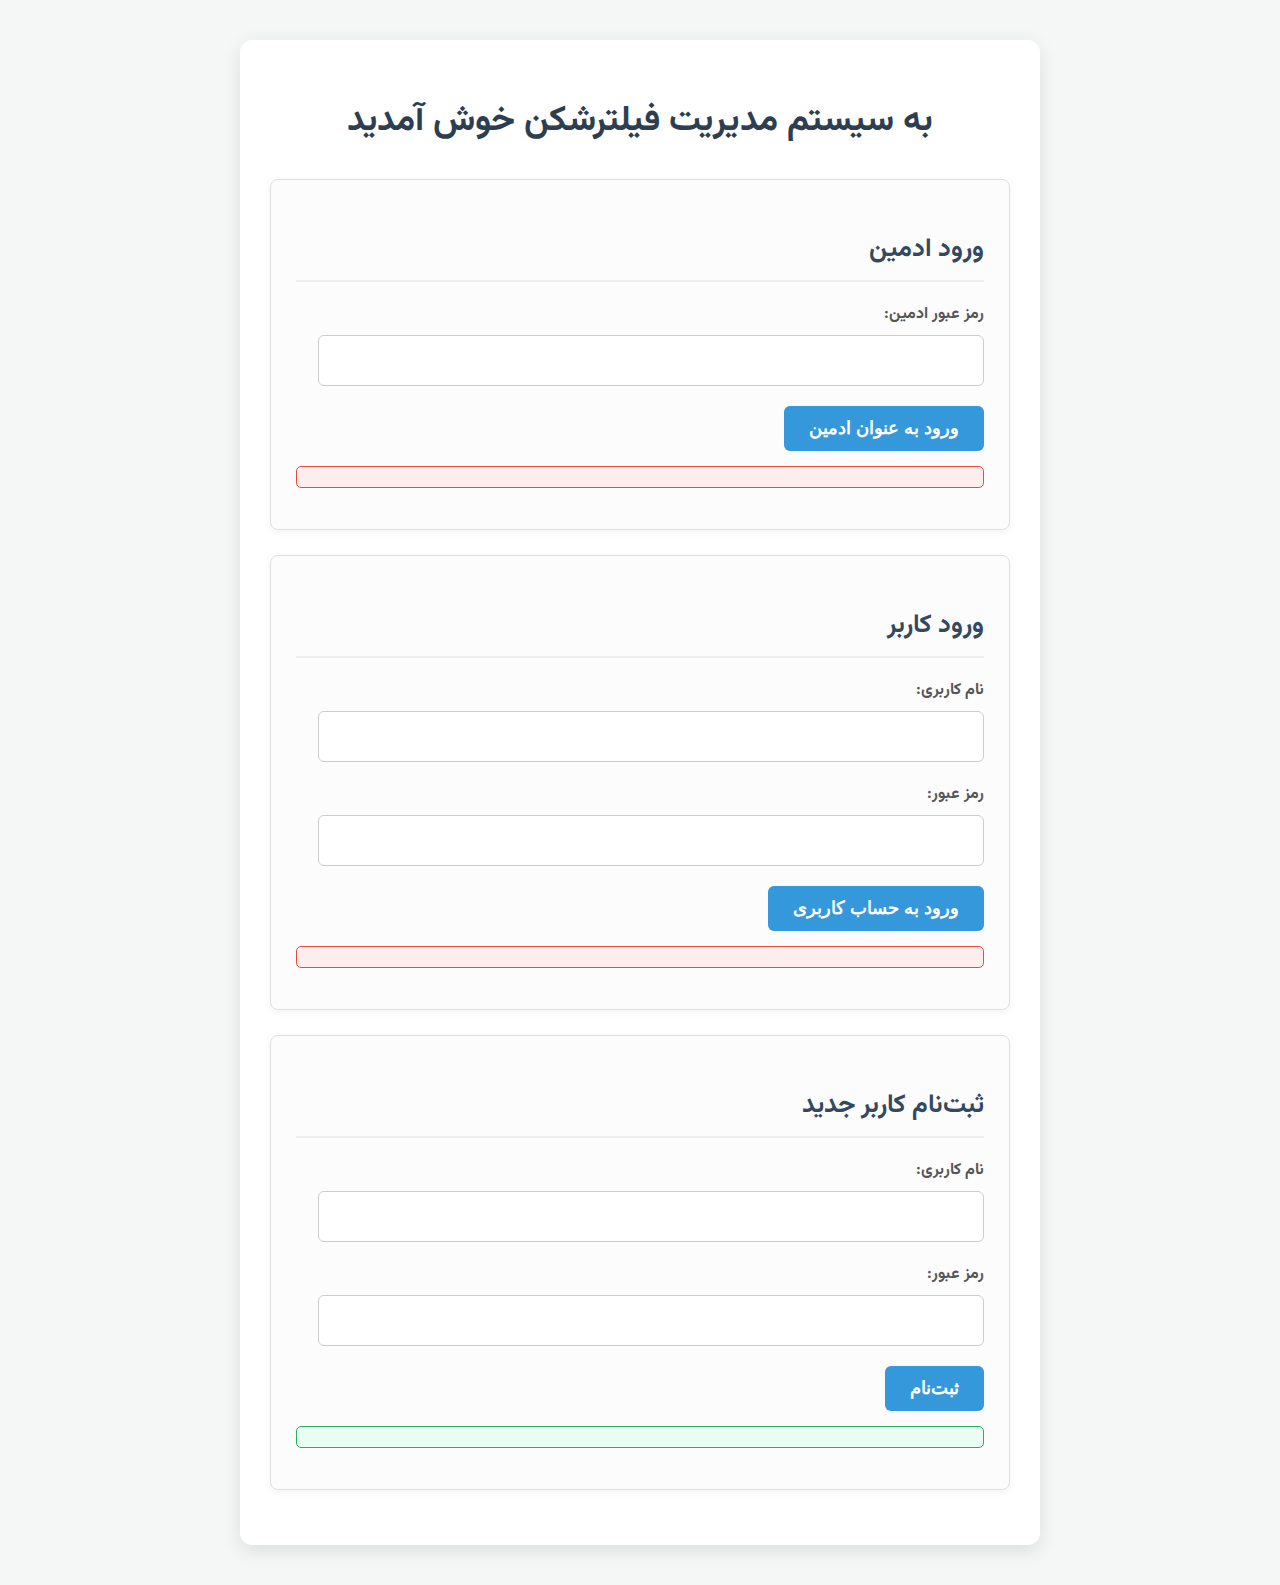
<file: index.html>
<!DOCTYPE html>
<html lang="fa" dir="rtl">
<head>
    <meta charset="UTF-8">
    <meta name="viewport" content="width=device-width, initial-scale=1.0">
    <title>ورود و ثبت‌نام | مدیریت فیلترشکن</title>
    <link rel="stylesheet" href="style.css">
</head>
<body>
    <div class="container">
        <h1>به سیستم مدیریت فیلترشکن خوش آمدید</h1>

        <div class="card">
            <h2>ورود ادمین</h2>
            <form id="admin-login-form">
                <div class="form-group">
                    <label for="admin-password">رمز عبور ادمین:</label>
                    <input type="password" id="admin-password" name="password" required>
                </div>
                <button type="submit">ورود به عنوان ادمین</button>
                <p id="admin-login-message" class="error-message"></p>
            </form>
        </div>

        <div class="card">
            <h2>ورود کاربر</h2>
            <form id="user-login-form">
                <div class="form-group">
                    <label for="user-username-login">نام کاربری:</label>
                    <input type="text" id="user-username-login" name="username" required>
                </div>
                <div class="form-group">
                    <label for="user-password-login">رمز عبور:</label>
                    <input type="password" id="user-password-login" name="password" required>
                </div>
                <button type="submit">ورود به حساب کاربری</button>
                <p id="user-login-message" class="error-message"></p>
            </form>
        </div>

        <div class="card">
            <h2>ثبت‌نام کاربر جدید</h2>
            <form id="user-register-form">
                <div class="form-group">
                    <label for="user-username-register">نام کاربری:</label>
                    <input type="text" id="user-username-register" name="username" required>
                </div>
                <div class="form-group">
                    <label for="user-password-register">رمز عبور:</label>
                    <input type="password" id="user-password-register" name="password" required>
                </div>
                <button type="submit">ثبت‌نام</button>
                <p id="user-register-message" class="success-message"></p>
            </form>
        </div>
    </div>

    <script src="script.js"></script>
</body>
</html>
</file>
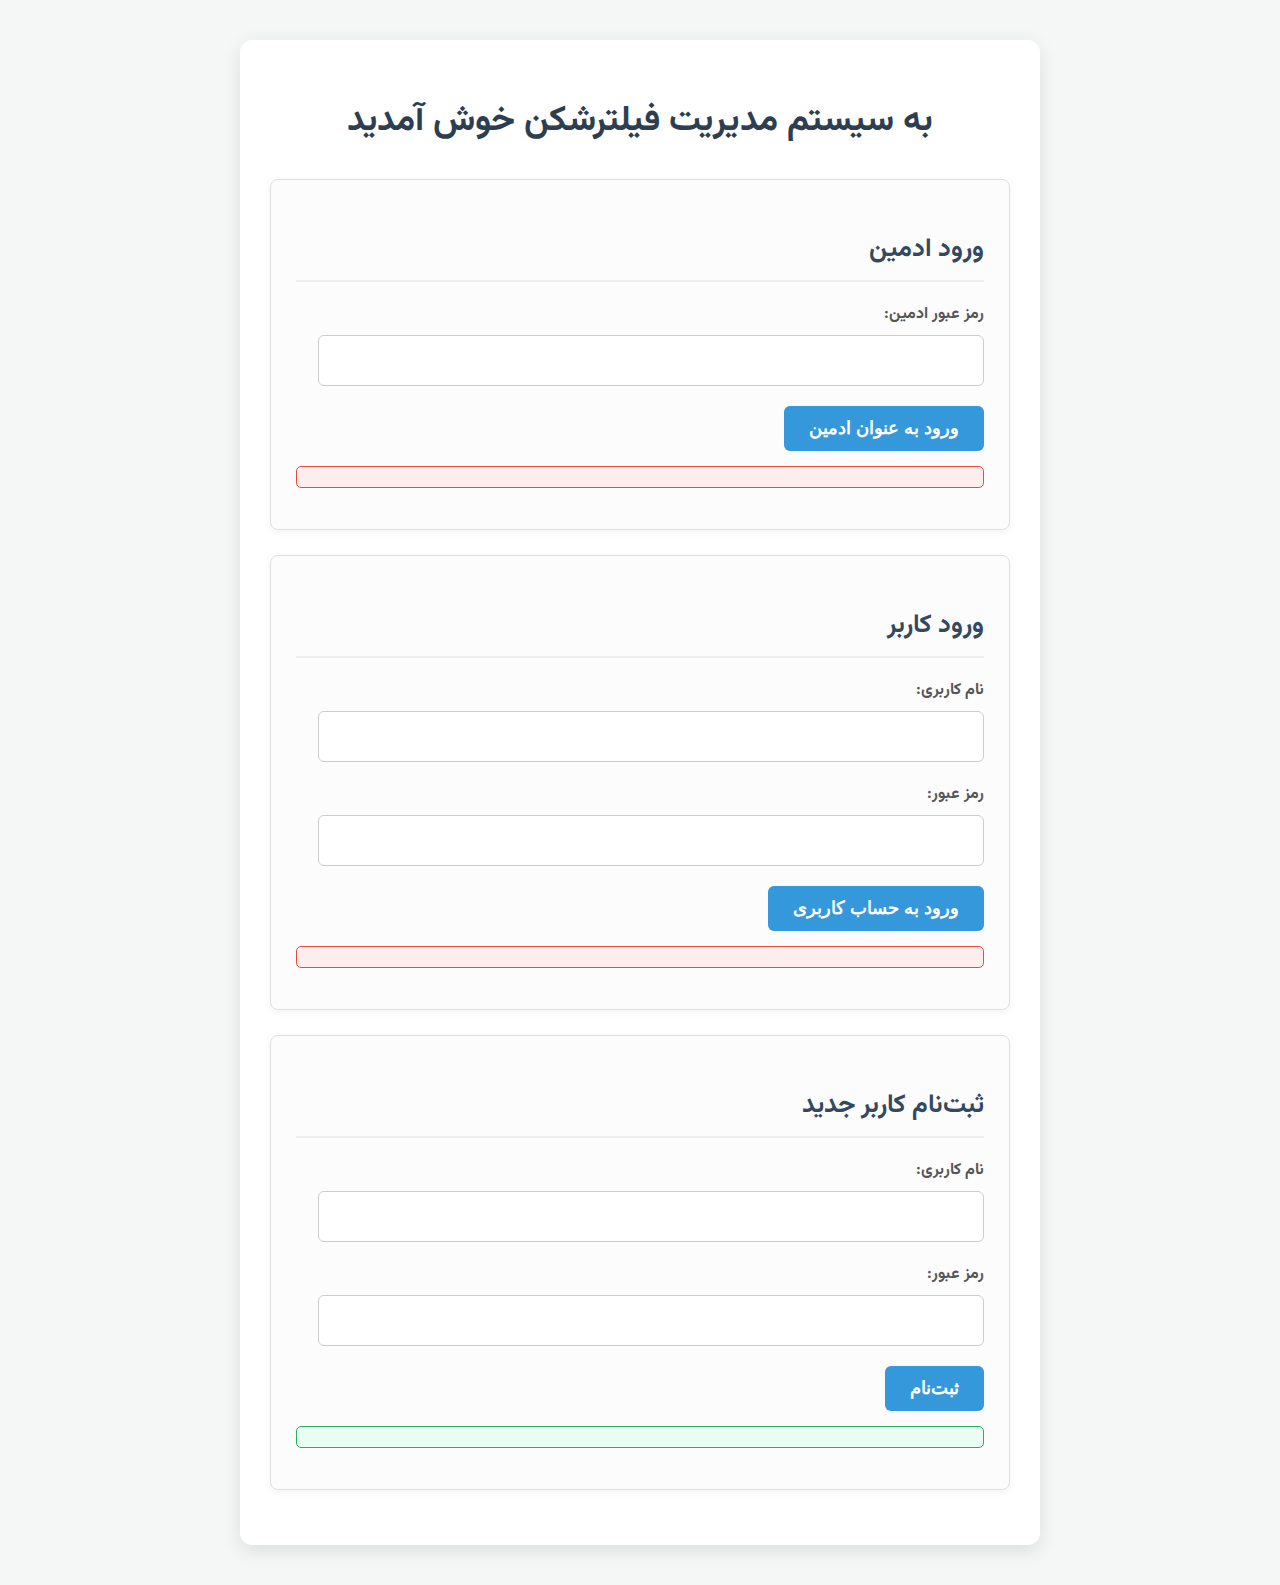
<file: admin.html>
<!DOCTYPE html>
<html lang="fa" dir="rtl">
<head>
    <meta charset="UTF-8">
    <meta name="viewport" content="width=device-width, initial-scale=1.0">
    <title>پنل مدیریت | مدیریت فیلترشکن</title>
    <link rel="stylesheet" href="style.css">
</head>
<body>
    <div class="container">
        <h1>پنل مدیریت</h1>
        <p>به پنل مدیریت خوش آمدید!</p>
        <button id="logout-button" class="logout-button">خروج</button>

        <div class="card">
            <h2>اضافه کردن کانفیگ جدید</h2>
            <form id="add-config-form">
                <div class="form-group">
                    <label for="config-name">نام کانفیگ:</label>
                    <input type="text" id="config-name" name="name" required>
                </div>
                <div class="form-group">
                    <label for="config-link">لینک یا کانفیگ:</label>
                    <textarea id="config-link" name="link" rows="5" required></textarea>
                </div>
                <button type="submit">افزودن کانفیگ</button>
                <p id="add-config-message" class="success-message"></p>
            </form>
        </div>

        <div class="card">
            <h2>کانفیگ‌های موجود</h2>
            <ul id="admin-config-list" class="config-list">
                <!-- کانفیگ‌ها اینجا توسط جاوااسکریپت بارگذاری می‌شوند -->
            </ul>
        </div>
    </div>

    <script src="script.js"></script>
</body>
</html>
</file>
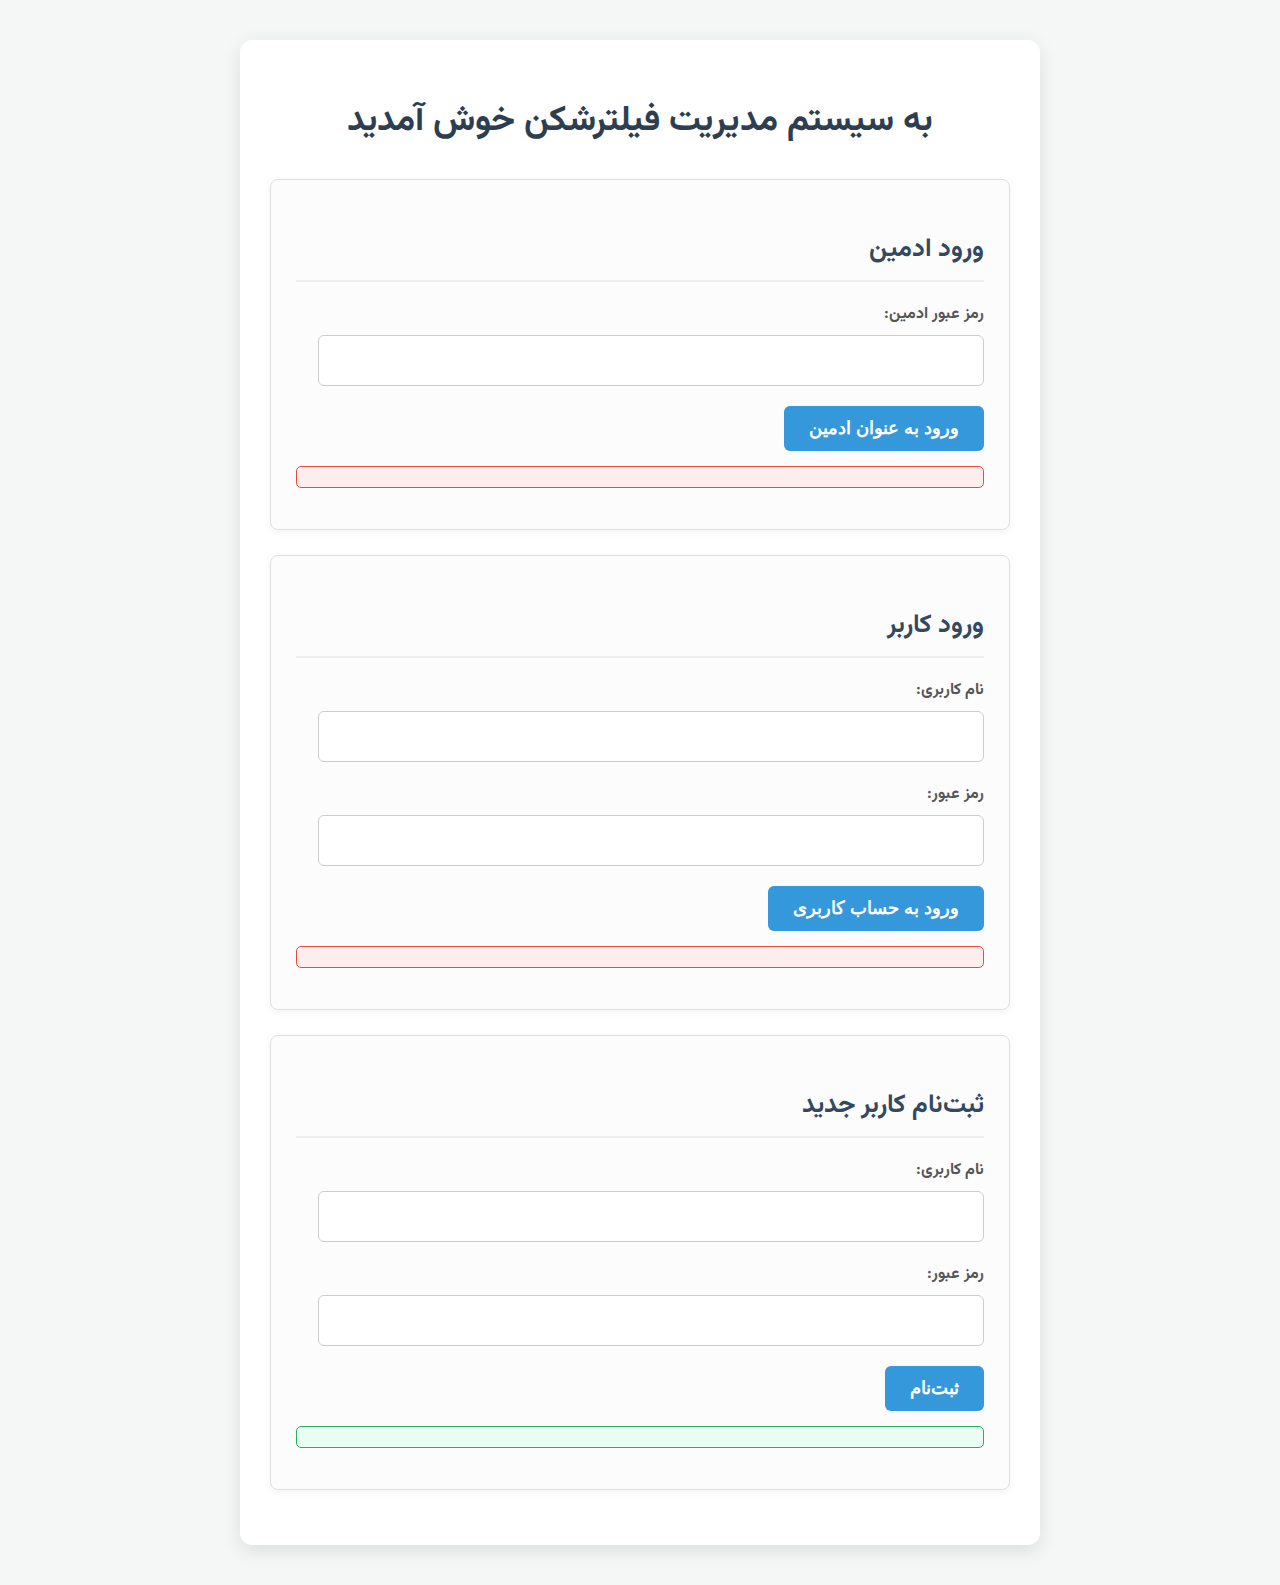
<file: user.html>
<!DOCTYPE html>
<html lang="fa" dir="rtl">
<head>
    <meta charset="UTF-8">
    <meta name="viewport" content="width=device-width, initial-scale=1.0">
    <title>پنل کاربری | مدیریت فیلترشکن</title>
    <link rel="stylesheet" href="style.css">
</head>
<body>
    <div class="container">
        <h1>پنل کاربری</h1>
        <p>به پنل کاربری خود خوش آمدید، <span id="welcome-username"></span>!</p>
        <button id="logout-button" class="logout-button">خروج</button>

        <div class="card">
            <h2>کانفیگ‌های فیلترشکن شما</h2>
            <ul id="user-config-list" class="config-list">
                <!-- کانفیگ‌ها اینجا توسط جاوااسکریپت بارگذاری می‌شوند -->
            </ul>
        </div>
    </div>

    <script src="script.js"></script>
</body>
</html>
</file>
<file: style.css>
@import url('https://fonts.googleapis.com/css2?family=Vazirmatn:wght@400;700&display=swap');

body {
    font-family: 'Vazirmatn', sans-serif;
    margin: 0;
    padding: 0;
    background-color: #f4f7f6;
    color: #333;
    display: flex;
    justify-content: center;
    align-items: flex-start; /* Align to top for longer content */
    min-height: 100vh;
    direction: rtl; /* برای فارسی راست‌چین */
    text-align: right; /* برای فارسی راست‌چین */
    padding-top: 20px;
    padding-bottom: 20px;
}

.container {
    background-color: #ffffff;
    padding: 30px;
    border-radius: 12px;
    box-shadow: 0 6px 20px rgba(0, 0, 0, 0.1);
    width: 100%;
    max-width: 800px;
    box-sizing: border-box;
    margin: 20px; /* اضافه کردن margin برای فاصله از کناره‌ها */
}

h1 {
    text-align: center;
    color: #2c3e50;
    margin-bottom: 30px;
    font-size: 2.2em;
}

h2 {
    color: #34495e;
    margin-top: 25px;
    margin-bottom: 20px;
    font-size: 1.6em;
    border-bottom: 2px solid #ecf0f1;
    padding-bottom: 10px;
}

.card {
    background-color: #fcfcfc;
    border: 1px solid #e0e0e0;
    border-radius: 8px;
    padding: 25px;
    margin-bottom: 25px;
    box-shadow: 0 2px 8px rgba(0, 0, 0, 0.05);
}

.form-group {
    margin-bottom: 20px;
}

label {
    display: block;
    margin-bottom: 8px;
    font-weight: bold;
    color: #555;
}

input[type="text"],
input[type="password"],
textarea {
    width: calc(100% - 22px);
    padding: 12px;
    border: 1px solid #ccc;
    border-radius: 6px;
    font-size: 1em;
    box-sizing: border-box;
    transition: border-color 0.3s ease;
    resize: vertical; /* برای textarea */
    font-family: 'Vazirmatn', sans-serif; /* برای فونت فارسی در input و textarea */
}

input[type="text"]:focus,
input[type="password"]:focus,
textarea:focus {
    border-color: #3498db;
    outline: none;
    box-shadow: 0 0 5px rgba(52, 152, 219, 0.3);
}

button {
    background-color: #3498db;
    color: white;
    padding: 12px 25px;
    border: none;
    border-radius: 6px;
    cursor: pointer;
    font-size: 1.1em;
    font-weight: bold;
    transition: background-color 0.3s ease, transform 0.2s ease;
    width: auto;
    display: block;
    margin-top: 20px;
}

button:hover {
    background-color: #2980b9;
    transform: translateY(-2px);
}

button:active {
    transform: translateY(0);
}

.logout-button {
    background-color: #e74c3c;
    float: left; /* برای قرار گرفتن در سمت چپ */
    margin-top: -60px; /* تنظیم موقعیت بالا */
    margin-left: 0;
}

.logout-button:hover {
    background-color: #c0392b;
}

.message {
    margin-top: 15px;
    padding: 10px;
    border-radius: 5px;
    text-align: center;
}

.error-message {
    color: #e74c3c;
    background-color: #fdeded;
    border: 1px solid #e74c3c;
    margin-top: 15px;
    padding: 10px;
    border-radius: 5px;
    text-align: right;
}

.success-message {
    color: #27ae60;
    background-color: #e9fdf3;
    border: 1px solid #27ae60;
    margin-top: 15px;
    padding: 10px;
    border-radius: 5px;
    text-align: right;
}

.config-list {
    list-style: none;
    padding: 0;
}

.config-list li {
    background-color: #f9f9f9;
    border: 1px solid #eee;
    border-radius: 8px;
    padding: 15px;
    margin-bottom: 10px;
    display: flex;
    flex-direction: column;
    align-items: flex-start;
    box-shadow: 0 1px 4px rgba(0, 0, 0, 0.05);
}

.config-list li strong {
    color: #2c3e50;
    margin-bottom: 8px;
    font-size: 1.1em;
}

.config-list li span {
    word-break: break-all; /* برای شکستن متن‌های طولانی */
    background-color: #ecf0f1;
    padding: 10px;
    border-radius: 5px;
    margin-bottom: 10px;
    width: calc(100% - 20px);
    box-sizing: border-box;
    font-family: 'monospace', 'Vazirmatn', sans-serif;
    font-size: 0.9em;
}

.config-list li .copy-button {
    background-color: #2ecc71;
    color: white;
    padding: 8px 15px;
    border: none;
    border-radius: 5px;
    cursor: pointer;
    font-size: 0.9em;
    transition: background-color 0.3s ease;
    margin-top: 5px;
    align-self: flex-end; /* برای قرار گرفتن در سمت چپ */
    width: auto;
}

.config-list li .copy-button:hover {
    background-color: #27ae60;
}

/* Responsive adjustments */
@media (max-width: 768px) {
    .container {
        padding: 20px;
        margin: 10px;
    }
    h1 {
        font-size: 1.8em;
    }
    h2 {
        font-size: 1.4em;
    }
    button {
        width: 100%;
        padding: 10px;
    }
    .logout-button {
        float: none;
        margin-top: 20px;
        width: 100%;
    }
    .config-list li {
        align-items: stretch;
    }
    .config-list li .copy-button {
        align-self: stretch;
    }
}
</file>
